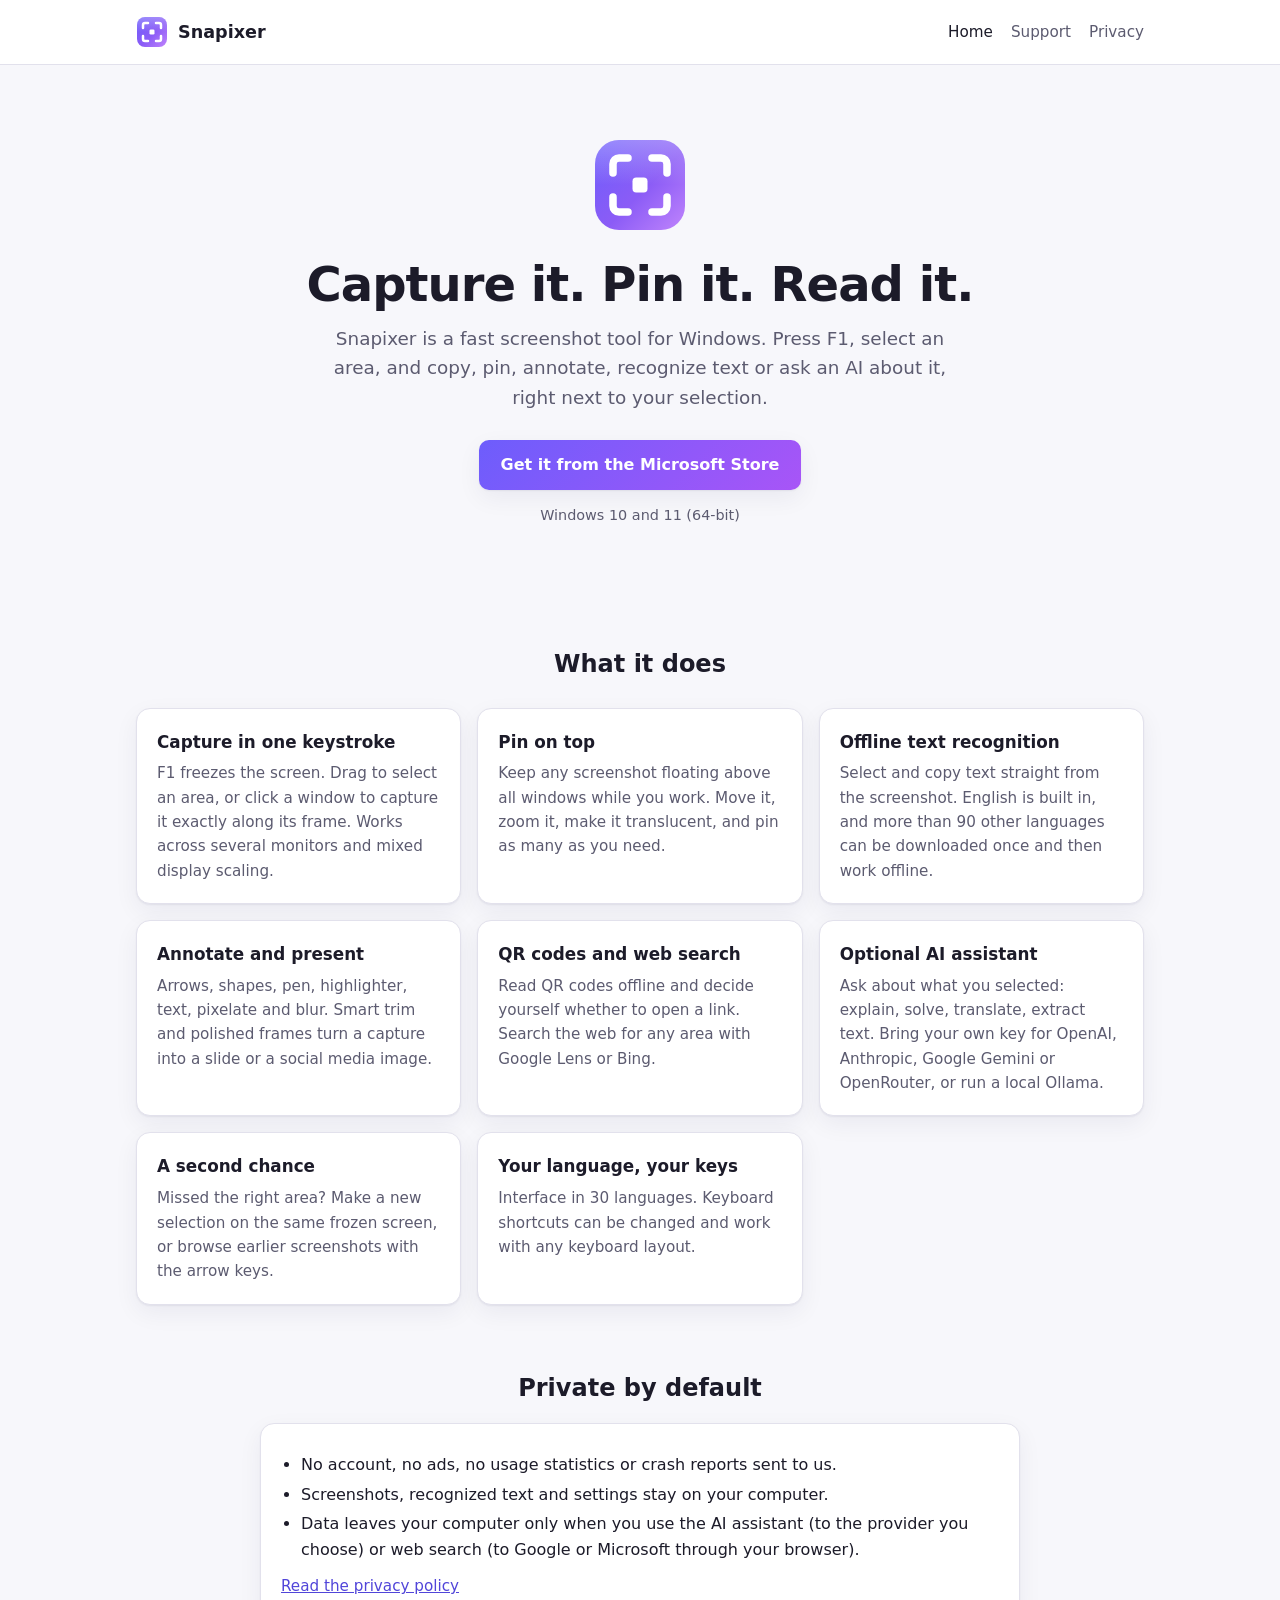
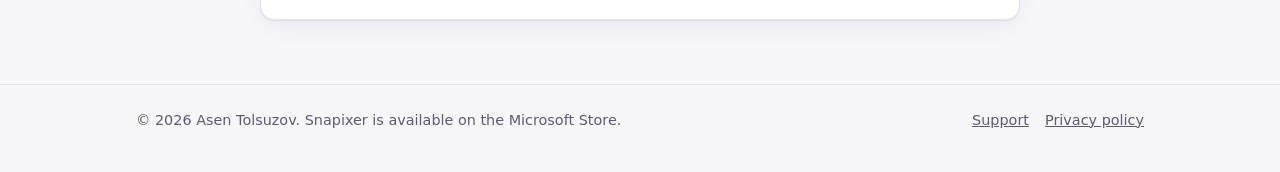
<file: index.html>
<!doctype html>
<html lang="en">
<head>
<meta charset="utf-8">
<meta name="viewport" content="width=device-width, initial-scale=1">
<title>Snapixer – screenshots, pins and offline OCR for Windows</title>
<meta name="description" content="Snapixer is a screenshot tool for Windows with pins on top, offline text recognition (OCR), annotations, frames, QR code reading, web search by image and an optional AI assistant.">
<link rel="icon" href="icon.svg" type="image/svg+xml">
<link rel="stylesheet" href="style.css">
</head>
<body>
<header class="site-header">
  <div class="wrap">
    <a class="brand" href="./"><img src="icon.svg" alt="" width="32" height="32">Snapixer</a>
    <nav class="site-nav" aria-label="Main">
      <a href="./" aria-current="page">Home</a>
      <a href="support.html">Support</a>
      <a href="privacy.html">Privacy</a>
    </nav>
  </div>
</header>

<main>
  <section class="hero wrap">
    <img src="icon.svg" alt="" width="96" height="96">
    <h1>Capture it. Pin it. Read it.</h1>
    <p class="lead">Snapixer is a fast screenshot tool for Windows. Press F1, select an area, and copy, pin, annotate, recognize text or ask an AI about it, right next to your selection.</p>
    <!-- TODO(store): replace STORE_PRODUCT_ID with the Store ID from Partner Center (Product identity → Store ID). -->
    <a class="button" href="https://apps.microsoft.com/detail/STORE_PRODUCT_ID">Get it from the Microsoft Store</a>
    <p class="note">Windows 10 and 11 (64-bit)</p>
  </section>

  <section class="wrap" aria-labelledby="features">
    <h2 class="section-title" id="features">What it does</h2>
    <div class="features">
      <div class="card">
        <h3>Capture in one keystroke</h3>
        <p>F1 freezes the screen. Drag to select an area, or click a window to capture it exactly along its frame. Works across several monitors and mixed display scaling.</p>
      </div>
      <div class="card">
        <h3>Pin on top</h3>
        <p>Keep any screenshot floating above all windows while you work. Move it, zoom it, make it translucent, and pin as many as you need.</p>
      </div>
      <div class="card">
        <h3>Offline text recognition</h3>
        <p>Select and copy text straight from the screenshot. English is built in, and more than 90 other languages can be downloaded once and then work offline.</p>
      </div>
      <div class="card">
        <h3>Annotate and present</h3>
        <p>Arrows, shapes, pen, highlighter, text, pixelate and blur. Smart trim and polished frames turn a capture into a slide or a social media image.</p>
      </div>
      <div class="card">
        <h3>QR codes and web search</h3>
        <p>Read QR codes offline and decide yourself whether to open a link. Search the web for any area with Google Lens or Bing.</p>
      </div>
      <div class="card">
        <h3>Optional AI assistant</h3>
        <p>Ask about what you selected: explain, solve, translate, extract text. Bring your own key for OpenAI, Anthropic, Google Gemini or OpenRouter, or run a local Ollama.</p>
      </div>
      <div class="card">
        <h3>A second chance</h3>
        <p>Missed the right area? Make a new selection on the same frozen screen, or browse earlier screenshots with the arrow keys.</p>
      </div>
      <div class="card">
        <h3>Your language, your keys</h3>
        <p>Interface in 30 languages. Keyboard shortcuts can be changed and work with any keyboard layout.</p>
      </div>
    </div>
  </section>

  <section class="wrap" aria-labelledby="privacy">
    <h2 class="section-title" id="privacy">Private by default</h2>
    <div class="card privacy-box">
      <ul>
        <li>No account, no ads, no usage statistics or crash reports sent to us.</li>
        <li>Screenshots, recognized text and settings stay on your computer.</li>
        <li>Data leaves your computer only when you use the AI assistant (to the provider you choose) or web search (to Google or Microsoft through your browser).</li>
      </ul>
      <p style="margin-top:12px"><a href="privacy.html">Read the privacy policy</a></p>
    </div>
  </section>
</main>

<footer class="site-footer">
  <div class="wrap">
    <span>© 2026 Asen Tolsuzov. Snapixer is available on the Microsoft Store.</span>
    <nav aria-label="Footer">
      <a href="support.html">Support</a>
      <a href="privacy.html">Privacy policy</a>
    </nav>
  </div>
</footer>
</body>
</html>
</file>
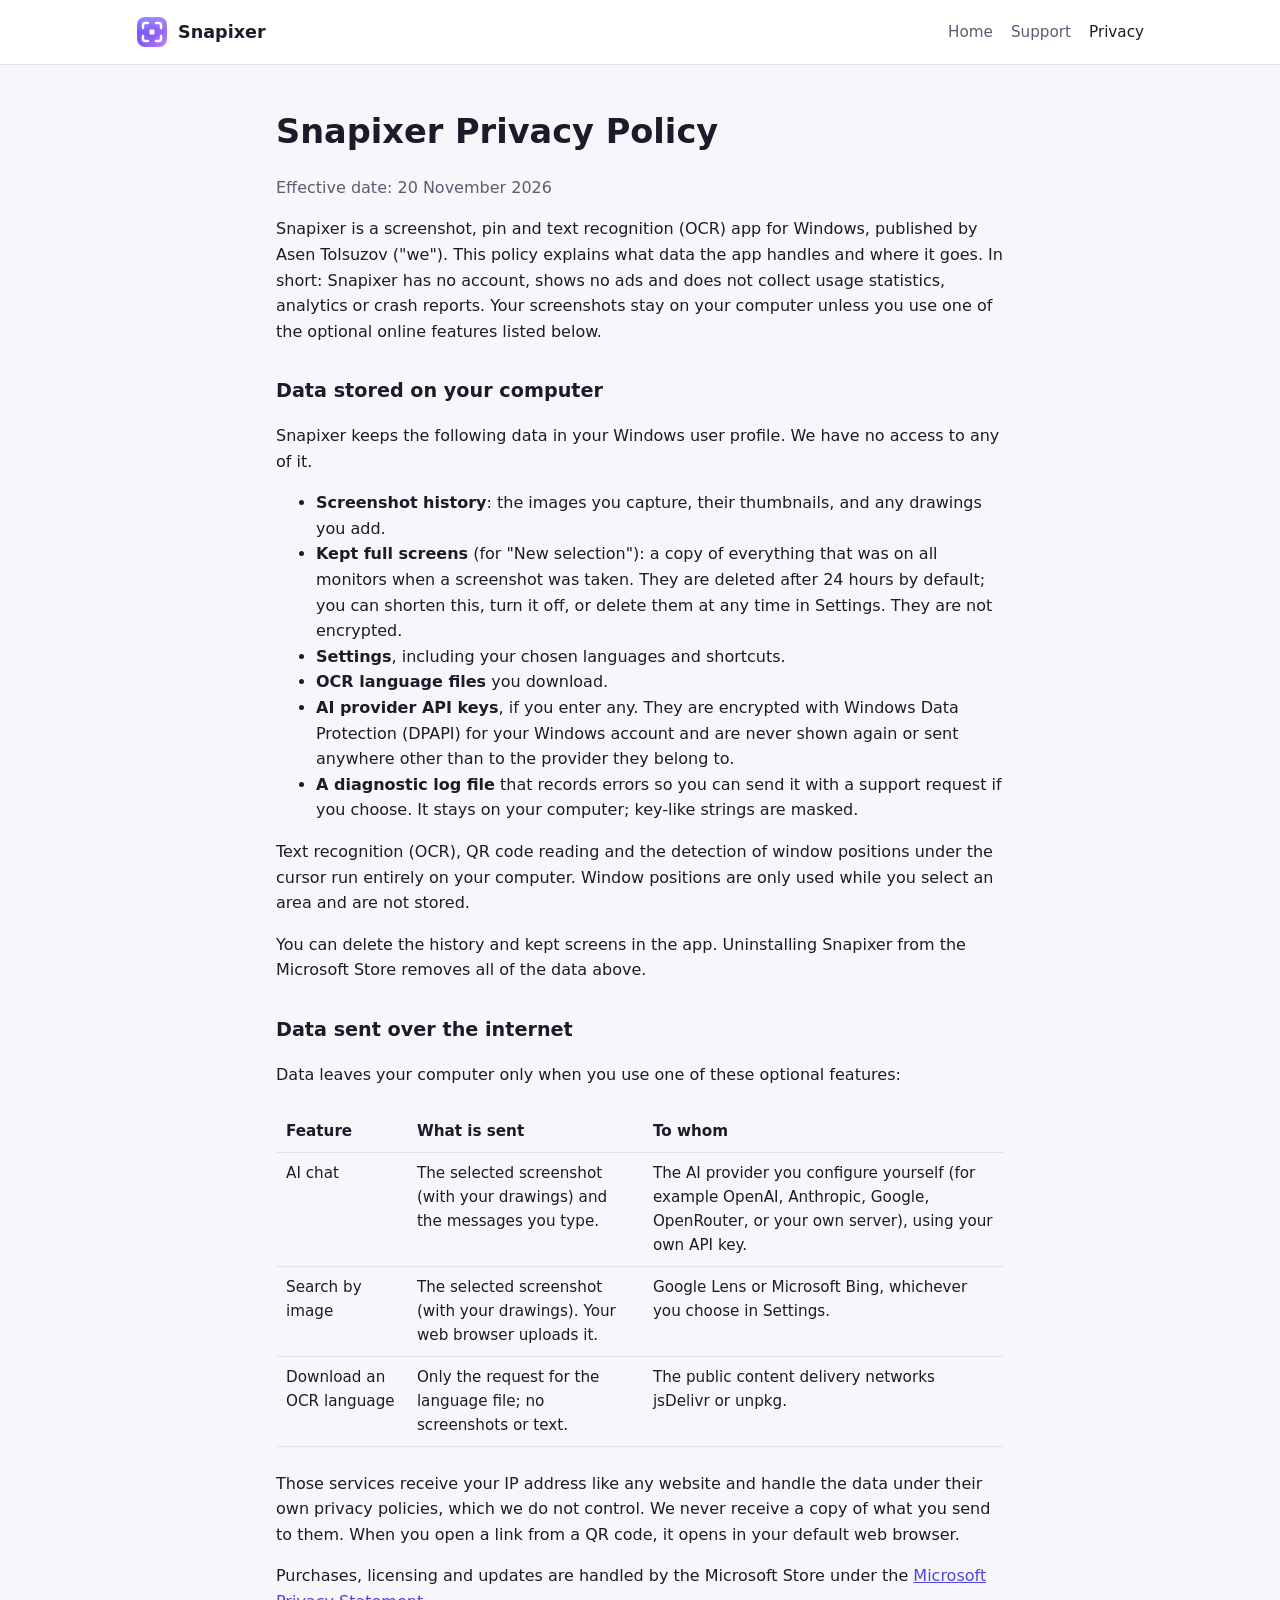
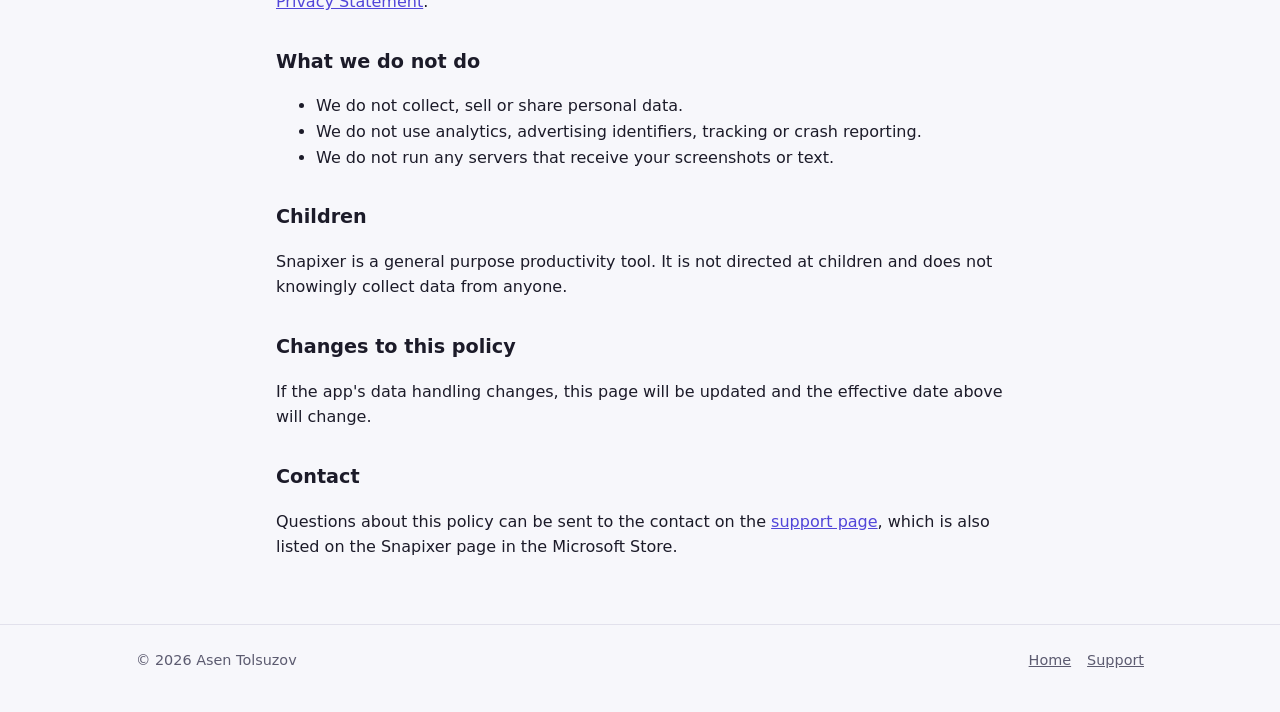
<file: privacy.html>
<!doctype html>
<html lang="en">
<head>
<meta charset="utf-8">
<meta name="viewport" content="width=device-width, initial-scale=1">
<title>Snapixer Privacy Policy</title>
<meta name="description" content="How Snapixer handles your data.">
<link rel="icon" href="icon.svg" type="image/svg+xml">
<link rel="stylesheet" href="style.css">
</head>
<body>
<header class="site-header">
  <div class="wrap">
    <a class="brand" href="./"><img src="icon.svg" alt="" width="32" height="32">Snapixer</a>
    <nav class="site-nav" aria-label="Main">
      <a href="./">Home</a>
      <a href="support.html">Support</a>
      <a href="privacy.html" aria-current="page">Privacy</a>
    </nav>
  </div>
</header>

<main class="wrap narrow doc">
<h1>Snapixer Privacy Policy</h1>
<p class="muted">Effective date: 20 November 2026</p>

<p>Snapixer is a screenshot, pin and text recognition (OCR) app for Windows, published by Asen Tolsuzov
("we"). This policy explains what data the app handles and where it goes. In short: Snapixer has no
account, shows no ads and does not collect usage statistics, analytics or crash reports. Your
screenshots stay on your computer unless you use one of the optional online features listed below.</p>

<h2>Data stored on your computer</h2>
<p>Snapixer keeps the following data in your Windows user profile. We have no access to any of it.</p>
<ul>
  <li><strong>Screenshot history</strong>: the images you capture, their thumbnails, and any drawings you add.</li>
  <li><strong>Kept full screens</strong> (for "New selection"): a copy of everything that was on all monitors
    when a screenshot was taken. They are deleted after 24 hours by default; you can shorten this,
    turn it off, or delete them at any time in Settings. They are not encrypted.</li>
  <li><strong>Settings</strong>, including your chosen languages and shortcuts.</li>
  <li><strong>OCR language files</strong> you download.</li>
  <li><strong>AI provider API keys</strong>, if you enter any. They are encrypted with Windows Data Protection
    (DPAPI) for your Windows account and are never shown again or sent anywhere other than to the provider they belong to.</li>
  <li><strong>A diagnostic log file</strong> that records errors so you can send it with a support request if you
    choose. It stays on your computer; key-like strings are masked.</li>
</ul>
<p>Text recognition (OCR), QR code reading and the detection of window positions under the cursor run
entirely on your computer. Window positions are only used while you select an area and are not stored.</p>
<p>You can delete the history and kept screens in the app. Uninstalling Snapixer from the Microsoft
Store removes all of the data above.</p>

<h2>Data sent over the internet</h2>
<p>Data leaves your computer only when you use one of these optional features:</p>
<div class="table-wrap">
<table>
  <thead><tr><th>Feature</th><th>What is sent</th><th>To whom</th></tr></thead>
  <tbody>
    <tr><td>AI chat</td><td>The selected screenshot (with your drawings) and the messages you type.</td>
      <td>The AI provider you configure yourself (for example OpenAI, Anthropic, Google, OpenRouter, or your own server), using your own API key.</td></tr>
    <tr><td>Search by image</td><td>The selected screenshot (with your drawings). Your web browser uploads it.</td>
      <td>Google Lens or Microsoft Bing, whichever you choose in Settings.</td></tr>
    <tr><td>Download an OCR language</td><td>Only the request for the language file; no screenshots or text.</td>
      <td>The public content delivery networks jsDelivr or unpkg.</td></tr>
  </tbody>
</table>
</div>
<p>Those services receive your IP address like any website and handle the data under their own privacy
policies, which we do not control. We never receive a copy of what you send to them. When you open a
link from a QR code, it opens in your default web browser.</p>
<p>Purchases, licensing and updates are handled by the Microsoft Store under the
<a href="https://privacy.microsoft.com/privacystatement">Microsoft Privacy Statement</a>.</p>

<h2>What we do not do</h2>
<ul>
  <li>We do not collect, sell or share personal data.</li>
  <li>We do not use analytics, advertising identifiers, tracking or crash reporting.</li>
  <li>We do not run any servers that receive your screenshots or text.</li>
</ul>

<h2>Children</h2>
<p>Snapixer is a general purpose productivity tool. It is not directed at children and does not knowingly collect data from anyone.</p>

<h2>Changes to this policy</h2>
<p>If the app's data handling changes, this page will be updated and the effective date above will change.</p>

<h2>Contact</h2>
<p>Questions about this policy can be sent to the contact on the <a href="support.html">support page</a>, which is also listed on the Snapixer page in the Microsoft Store.</p>
</main>

<footer class="site-footer">
  <div class="wrap">
    <span>© 2026 Asen Tolsuzov</span>
    <nav aria-label="Footer">
      <a href="./">Home</a>
      <a href="support.html">Support</a>
    </nav>
  </div>
</footer>
</body>
</html>
</file>
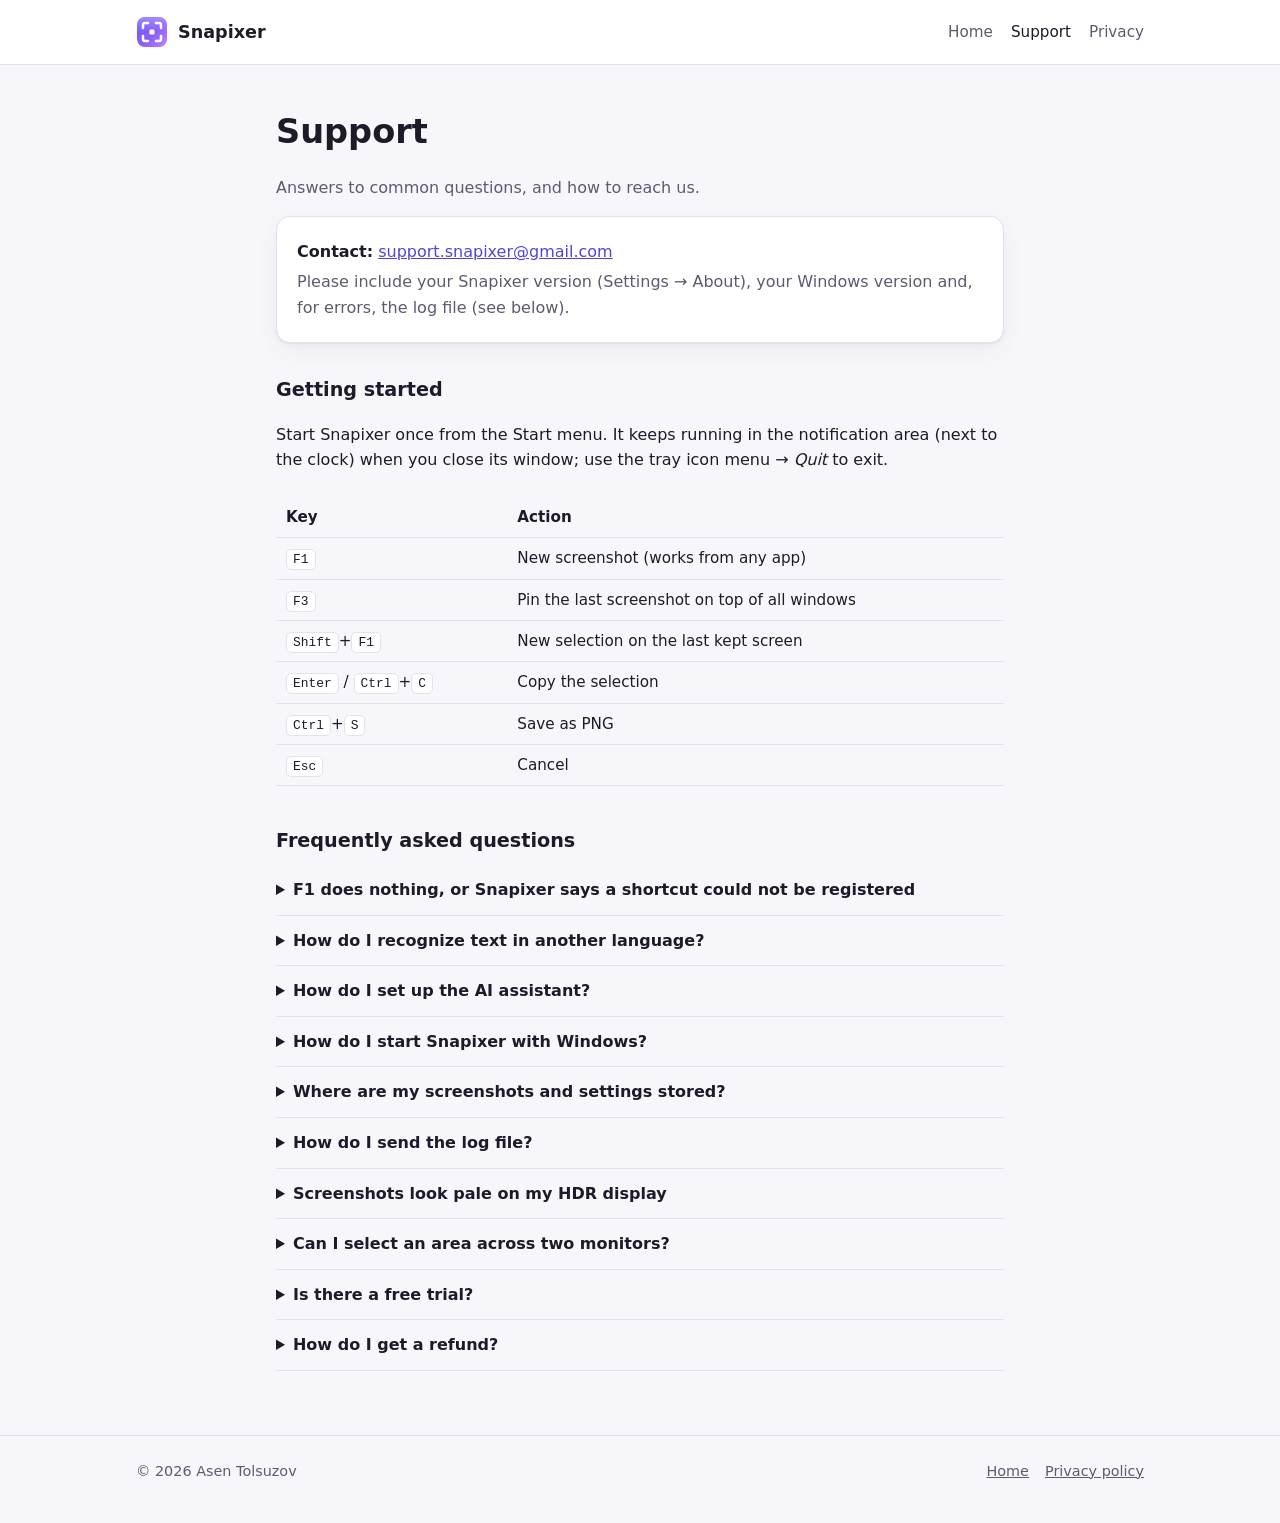
<file: support.html>
<!doctype html>
<html lang="en">
<head>
<meta charset="utf-8">
<meta name="viewport" content="width=device-width, initial-scale=1">
<title>Snapixer Support</title>
<meta name="description" content="Help and contact for Snapixer, the screenshot and OCR tool for Windows.">
<link rel="icon" href="icon.svg" type="image/svg+xml">
<link rel="stylesheet" href="style.css">
</head>
<body>
<header class="site-header">
  <div class="wrap">
    <a class="brand" href="./"><img src="icon.svg" alt="" width="32" height="32">Snapixer</a>
    <nav class="site-nav" aria-label="Main">
      <a href="./">Home</a>
      <a href="support.html" aria-current="page">Support</a>
      <a href="privacy.html">Privacy</a>
    </nav>
  </div>
</header>

<main class="wrap narrow doc">
  <h1>Support</h1>
  <p class="muted">Answers to common questions, and how to reach us.</p>

  <div class="contact">
    <p><strong>Contact:</strong> <a href="mailto:support.snapixer@gmail.com">support.snapixer@gmail.com</a></p>
    <p class="muted">Please include your Snapixer version (Settings → About), your Windows version and, for errors, the log file (see below).</p>
  </div>

  <h2>Getting started</h2>
  <p>Start Snapixer once from the Start menu. It keeps running in the notification area (next to the clock) when you close its window; use the tray icon menu → <em>Quit</em> to exit.</p>
  <div class="table-wrap">
  <table>
    <thead><tr><th>Key</th><th>Action</th></tr></thead>
    <tbody>
      <tr><td><kbd>F1</kbd></td><td>New screenshot (works from any app)</td></tr>
      <tr><td><kbd>F3</kbd></td><td>Pin the last screenshot on top of all windows</td></tr>
      <tr><td><kbd>Shift</kbd>+<kbd>F1</kbd></td><td>New selection on the last kept screen</td></tr>
      <tr><td><kbd>Enter</kbd> / <kbd>Ctrl</kbd>+<kbd>C</kbd></td><td>Copy the selection</td></tr>
      <tr><td><kbd>Ctrl</kbd>+<kbd>S</kbd></td><td>Save as PNG</td></tr>
      <tr><td><kbd>Esc</kbd></td><td>Cancel</td></tr>
    </tbody>
  </table>
  </div>

  <h2>Frequently asked questions</h2>

  <details>
    <summary>F1 does nothing, or Snapixer says a shortcut could not be registered</summary>
    <p>Another app already uses that key. Open <em>Settings → Keyboard shortcuts</em>, click the shortcut and press a new key combination. Shortcuts follow the physical key, so they also work with non-Latin keyboard layouts.</p>
  </details>

  <details>
    <summary>How do I recognize text in another language?</summary>
    <p>Open <em>Settings → OCR → Add a language</em>. The language is downloaded once and then works offline. You can tick up to three languages at a time; fewer languages are faster and more accurate.</p>
  </details>

  <details>
    <summary>How do I set up the AI assistant?</summary>
    <p>Open <em>Settings → AI assistant</em>, choose a provider, paste your API key and click <em>Save key</em>, then <em>Test connection</em>. The key comes from your account with that provider, which may charge for its use. For a free, local option, install Ollama and choose the Ollama provider; no key is needed. Then select an area with <kbd>F1</kbd> and click ✨ in the toolbar.</p>
  </details>

  <details>
    <summary>How do I start Snapixer with Windows?</summary>
    <p>Turn on <em>Settings → General → Launch Snapixer when Windows starts</em>. If you turned Snapixer off in Windows (Task Manager or <em>Windows Settings → Apps → Startup</em>), only Windows can turn it back on: Snapixer then shows a button that opens that page.</p>
  </details>

  <details>
    <summary>Where are my screenshots and settings stored?</summary>
    <p>Saved screenshots go to <code>Pictures\Snapixer</code> by default (changeable in the settings). The history, settings and downloaded OCR languages are in the app's private folder, which Windows keeps for Store apps; the <em>Open folder</em> buttons in Snapixer open it directly. Uninstalling Snapixer deletes that folder; screenshots saved to <code>Pictures</code> stay.</p>
  </details>

  <details>
    <summary>How do I send the log file?</summary>
    <p>Open <em>Settings → About → Open the log folder</em> and attach <code>main.log</code> to your email. It contains errors and warnings only, without API keys, and is never sent anywhere unless you send it yourself.</p>
  </details>

  <details>
    <summary>Screenshots look pale on my HDR display</summary>
    <p>On HDR displays Windows may return the screenshot with paler colors. This is a known limitation of the Windows capture API.</p>
  </details>

  <details>
    <summary>Can I select an area across two monitors?</summary>
    <p>Not at the moment: a selection covers one monitor. Starting a selection on another monitor clears the previous one.</p>
  </details>

  <details>
    <summary>Is there a free trial?</summary>
    <p>Yes. The Microsoft Store offers a 15-day free trial with every feature. When it ends, Snapixer asks you to buy it before taking new screenshots; your history and settings stay as they are. Buying is done in the Microsoft Store (Settings &gt; About &gt; Buy in Microsoft Store).</p>
  </details>

  <details>
    <summary>How do I get a refund?</summary>
    <p>Purchases are handled by the Microsoft Store, so refunds are requested from Microsoft through your Microsoft account order history.</p>
  </details>
</main>

<footer class="site-footer">
  <div class="wrap">
    <span>© 2026 Asen Tolsuzov</span>
    <nav aria-label="Footer">
      <a href="./">Home</a>
      <a href="privacy.html">Privacy policy</a>
    </nav>
  </div>
</footer>
</body>
</html>
</file>
<file: style.css>
/* Snapixer website (GitHub Pages). No external resources: fonts, scripts and trackers are deliberately absent. */
:root {
  color-scheme: light;
  --bg: #f7f7fb;
  --panel: #ffffff;
  --text: #1c1b29;
  --muted: #5c5b70;
  --line: #e2e1ec;
  --accent: #6d5dfc;
  --accent-2: #a855f7;
  --accent-text: #5145d9;
  --on-accent: #ffffff;
  --shadow: 0 1px 2px rgba(20, 16, 60, 0.06), 0 8px 24px rgba(20, 16, 60, 0.06);
}
@media (prefers-color-scheme: dark) {
  :root {
    color-scheme: dark;
    --bg: #111118;
    --panel: #1a1a24;
    --text: #ececf4;
    --muted: #a3a2b8;
    --line: #2c2b3a;
    --accent: #7c6dff;
    --accent-2: #b678ff;
    --accent-text: #aaa1ff;
    --on-accent: #ffffff;
    --shadow: 0 1px 2px rgba(0, 0, 0, 0.4), 0 8px 24px rgba(0, 0, 0, 0.25);
  }
}

* { box-sizing: border-box; }
html { -webkit-text-size-adjust: 100%; }
body {
  margin: 0;
  background: var(--bg);
  color: var(--text);
  font: 16px/1.6 "Segoe UI Variable Text", "Segoe UI", system-ui, -apple-system, sans-serif;
}
a { color: var(--accent-text); }
a:focus-visible, .button:focus-visible { outline: 2px solid var(--accent); outline-offset: 3px; border-radius: 6px; }
img { max-width: 100%; }

.wrap { max-width: 1040px; margin: 0 auto; padding: 0 16px; }
.narrow { max-width: 760px; }

/* header / footer */
.site-header { border-bottom: 1px solid var(--line); background: var(--panel); }
.site-header .wrap { display: flex; align-items: center; justify-content: space-between; gap: 16px; min-height: 64px; flex-wrap: wrap; }
.brand { display: flex; align-items: center; gap: 10px; color: var(--text); text-decoration: none; font-weight: 650; font-size: 1.1rem; }
.brand img { width: 32px; height: 32px; }
.site-nav { display: flex; gap: 4px 18px; flex-wrap: wrap; }
.site-nav a { color: var(--muted); text-decoration: none; font-size: 0.95rem; }
.site-nav a:hover, .site-nav a[aria-current="page"] { color: var(--text); }
.site-footer { border-top: 1px solid var(--line); margin-top: 64px; padding: 24px 0 40px; color: var(--muted); font-size: 0.9rem; }
.site-footer .wrap { display: flex; flex-wrap: wrap; gap: 8px 24px; justify-content: space-between; }
.site-footer nav { display: flex; gap: 16px; flex-wrap: wrap; }
.site-footer a { color: var(--muted); }

/* home */
.hero { padding: 72px 0 48px; text-align: center; }
.hero img { width: 96px; height: 96px; }
.hero h1 { font-size: clamp(2rem, 5vw, 3rem); line-height: 1.15; margin: 16px 0 12px; letter-spacing: -0.02em; }
.hero p.lead { font-size: 1.15rem; color: var(--muted); max-width: 640px; margin: 0 auto 28px; }
.button {
  display: inline-flex; align-items: center; gap: 8px; padding: 12px 22px; border-radius: 10px;
  background: linear-gradient(135deg, var(--accent), var(--accent-2)); color: var(--on-accent);
  text-decoration: none; font-weight: 600; box-shadow: var(--shadow);
}
.button:hover { filter: brightness(1.06); }
.hero .note { margin-top: 14px; font-size: 0.9rem; color: var(--muted); }

.features { display: grid; grid-template-columns: repeat(auto-fill, minmax(280px, 1fr)); gap: 16px; padding: 8px 0; }
.card { background: var(--panel); border: 1px solid var(--line); border-radius: 14px; padding: 20px; box-shadow: var(--shadow); }
.card h3 { margin: 0 0 6px; font-size: 1.05rem; }
.card p { margin: 0; color: var(--muted); font-size: 0.95rem; }
.section-title { font-size: 1.5rem; margin: 56px 0 16px; text-align: center; }
.privacy-box { margin: 0 auto; max-width: 760px; }
.privacy-box ul { margin: 8px 0 0; padding-left: 20px; }
.privacy-box li { margin: 4px 0; }

/* documents (privacy, support) */
.doc { padding-top: 40px; }
.doc h1 { font-size: clamp(1.7rem, 4vw, 2.1rem); margin: 0 0 4px; }
.doc h2 { font-size: 1.2rem; margin: 32px 0 8px; }
.doc .muted { color: var(--muted); }
.doc table { width: 100%; border-collapse: collapse; margin: 8px 0; font-size: 0.95rem; }
.doc th, .doc td { text-align: left; vertical-align: top; padding: 8px 10px; border-bottom: 1px solid var(--line); }
.doc th { font-weight: 600; }
.table-wrap { overflow-x: auto; }
.doc kbd {
  font: 0.85em/1 ui-monospace, "Cascadia Mono", Consolas, monospace; padding: 2px 6px; border-radius: 5px;
  border: 1px solid var(--line); background: var(--panel);
}
.doc code { font-family: ui-monospace, "Cascadia Mono", Consolas, monospace; font-size: 0.9em; overflow-wrap: anywhere; }
.contact { background: var(--panel); border: 1px solid var(--line); border-radius: 14px; padding: 18px 20px; margin: 16px 0; box-shadow: var(--shadow); }
.contact p { margin: 4px 0; }
details { border-bottom: 1px solid var(--line); padding: 12px 0; }
details summary { cursor: pointer; font-weight: 600; }
details p, details ul { margin: 8px 0 0; color: var(--text); }
</file>
